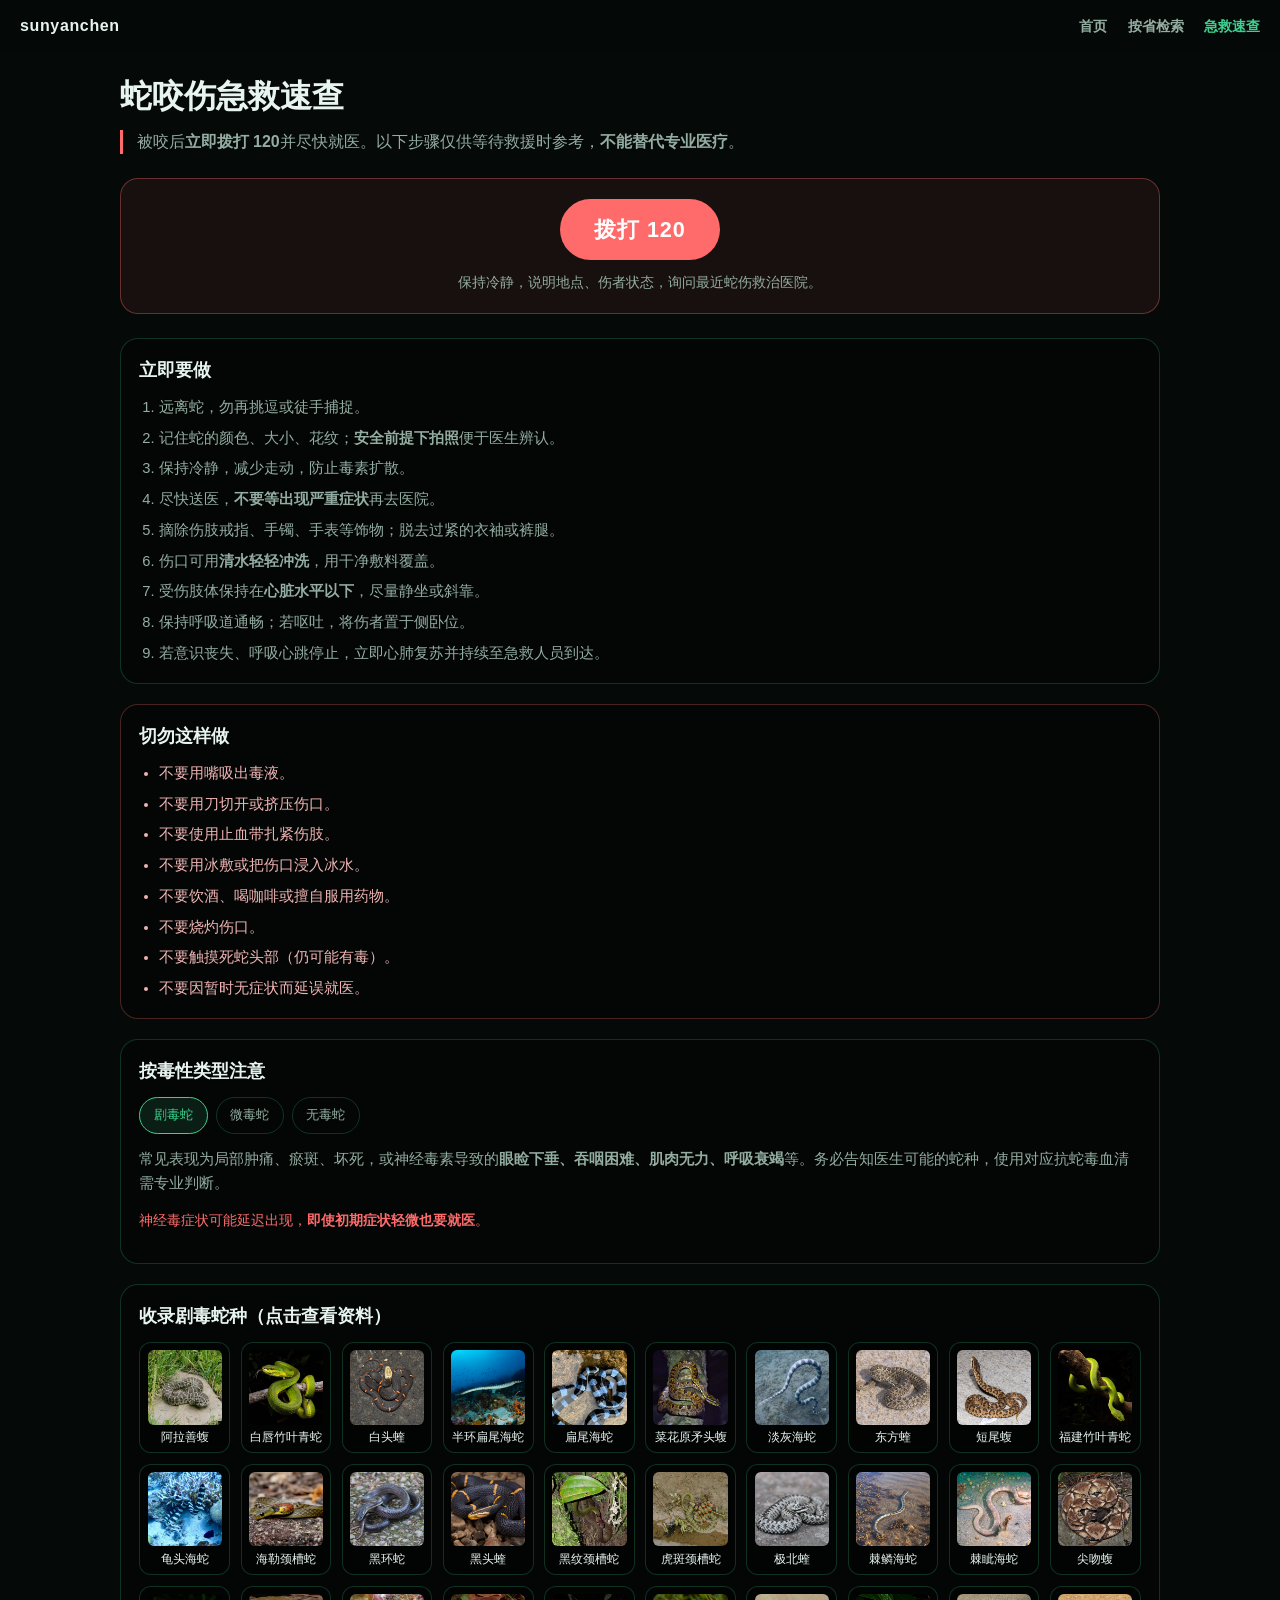
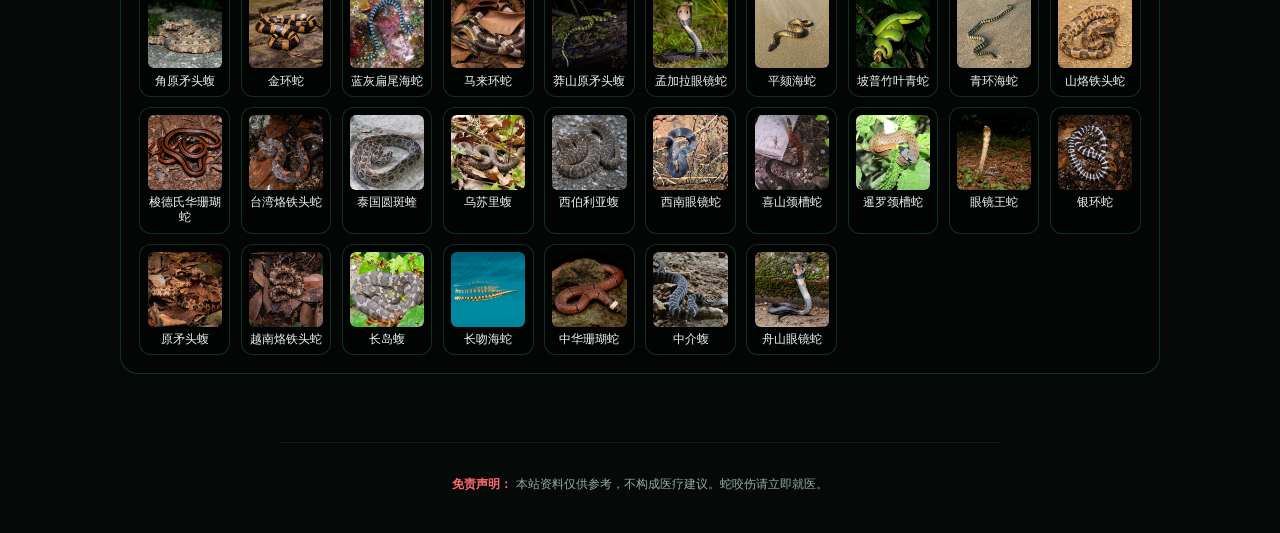
<file: first-aid.html>
<!DOCTYPE html>
<html lang="zh-CN">
  <head>
    <meta charset="UTF-8" />
    <meta name="viewport" content="width=device-width, initial-scale=1" />
    <meta name="description" content="蛇咬伤急救速查 · 中国境内蛇类资料速查" />
    <meta name="theme-color" content="#050908" />
    <link rel="manifest" href="manifest.json" />
    <title>急救速查 · 中国境内蛇类资料速查</title>
    <script src="assets/ios-boot.js"></script>
    <link rel="stylesheet" href="assets/site.css" />
  </head>
  <body>
    <header class="topbar">
      <a class="brand" href="index.html">sunyanchen</a>
      <nav class="nav" aria-label="主导航">
        <a href="index.html">首页</a>
        <a href="browse.html">按省检索</a>
        <a href="first-aid.html" aria-current="page">急救速查</a>
      </nav>
    </header>

    <main class="page page--aid">
      <div class="page__inner">
        <h1>蛇咬伤急救速查</h1>
        <p class="intro intro--risk">
          被咬后<strong>立即拨打 120</strong>并尽快就医。以下步骤仅供等待救援时参考，<strong>不能替代专业医疗</strong>。
        </p>

        <div class="aid-emergency">
          <a class="aid-call" href="tel:120">拨打 120</a>
          <p class="aid-call-hint">保持冷静，说明地点、伤者状态，询问最近蛇伤救治医院。</p>
        </div>

        <section class="aid-panel" aria-labelledby="aid-do-title">
          <h2 id="aid-do-title">立即要做</h2>
          <ol class="aid-steps aid-steps--do">
            <li>远离蛇，勿再挑逗或徒手捕捉。</li>
            <li>记住蛇的颜色、大小、花纹；<strong>安全前提下拍照</strong>便于医生辨认。</li>
            <li>保持冷静，减少走动，防止毒素扩散。</li>
            <li>尽快送医，<strong>不要等出现严重症状</strong>再去医院。</li>
            <li>摘除伤肢戒指、手镯、手表等饰物；脱去过紧的衣袖或裤腿。</li>
            <li>伤口可用<strong>清水轻轻冲洗</strong>，用干净敷料覆盖。</li>
            <li>受伤肢体保持在<strong>心脏水平以下</strong>，尽量静坐或斜靠。</li>
            <li>保持呼吸道通畅；若呕吐，将伤者置于侧卧位。</li>
            <li>若意识丧失、呼吸心跳停止，立即心肺复苏并持续至急救人员到达。</li>
          </ol>
        </section>

        <section class="aid-panel aid-panel--risk" aria-labelledby="aid-dont-title">
          <h2 id="aid-dont-title">切勿这样做</h2>
          <ul class="aid-steps aid-steps--dont">
            <li>不要用嘴吸出毒液。</li>
            <li>不要用刀切开或挤压伤口。</li>
            <li>不要使用止血带扎紧伤肢。</li>
            <li>不要用冰敷或把伤口浸入冰水。</li>
            <li>不要饮酒、喝咖啡或擅自服用药物。</li>
            <li>不要烧灼伤口。</li>
            <li>不要触摸死蛇头部（仍可能有毒）。</li>
            <li>不要因暂时无症状而延误就医。</li>
          </ul>
        </section>

        <section class="aid-panel" aria-labelledby="aid-type-title">
          <h2 id="aid-type-title">按毒性类型注意</h2>
          <div class="aid-tabs" role="tablist">
            <button type="button" class="aid-tab is-on" role="tab" aria-selected="true" data-aid-tab="deadly">剧毒蛇</button>
            <button type="button" class="aid-tab" role="tab" aria-selected="false" data-aid-tab="mild">微毒蛇</button>
            <button type="button" class="aid-tab" role="tab" aria-selected="false" data-aid-tab="harmless">无毒蛇</button>
          </div>
          <div class="aid-tab-panels">
            <div class="aid-tab-panel is-on" data-aid-panel="deadly" role="tabpanel">
              <p>常见表现为局部肿痛、瘀斑、坏死，或神经毒素导致的<strong>眼睑下垂、吞咽困难、肌肉无力、呼吸衰竭</strong>等。务必告知医生可能的蛇种，使用对应抗蛇毒血清需专业判断。</p>
              <p class="aid-note">神经毒症状可能延迟出现，<strong>即使初期症状轻微也要就医</strong>。</p>
            </div>
            <div class="aid-tab-panel" data-aid-panel="mild" role="tabpanel" hidden>
              <p>毒性较弱，但仍可能引起局部肿胀、疼痛、头晕恶心等。不要因「毒性不大」而忽视，应到医院评估并处理伤口，预防感染。</p>
            </div>
            <div class="aid-tab-panel" data-aid-panel="harmless" role="tabpanel" hidden>
              <p>一般无系统性毒素，但牙痕可能造成感染或过敏反应。清洗消毒伤口，观察 24 小时；若肿胀持续加重、发热或过敏症状，仍应就医。</p>
            </div>
          </div>
        </section>

        <section class="aid-panel" aria-labelledby="aid-deadly-list-title">
          <h2 id="aid-deadly-list-title">收录剧毒蛇种（点击查看资料）</h2>
          <div id="aid-deadly-grid" class="aid-species-grid" aria-live="polite"></div>
        </section>
      </div>
    </main>

    <p class="foot">
      <strong>免责声明：</strong>
      本站资料仅供参考，不构成医疗建议。蛇咬伤请立即就医。
    </p>

    <script src="data/snakes.data.js"></script>
    <script src="assets/snake-utils.js"></script>
    <script src="assets/first-aid-app.js" defer></script>
    <script src="assets/sw-register.js" defer></script>
  </body>
</html>
</file>
<file: assets/site.css>
/* CN-VIPER 单一样式表 · 重写版（离线优先：系统字体） */
:root {
  --bg: #050908;
  --panel: rgba(14, 24, 20, 0.88);
  --line: rgba(62, 207, 142, 0.22);
  --accent: #3ecf8e;
  --accent-dim: #2a8f5f;
  --text: #e8f4ef;
  --muted: #94ada2;
  --warn: #ff6b6b;
  --radius: 12px;
  --radius-lg: 18px;
  --font: "PingFang SC", "Hiragino Sans GB", "Microsoft YaHei", "Noto Sans SC", sans-serif;
  --font-display: "PingFang SC", "Hiragino Sans GB", "Microsoft YaHei", "Noto Sans SC", sans-serif;
}

*,
*::before,
*::after {
  box-sizing: border-box;
}

html {
  scroll-behavior: smooth;
}

body {
  margin: 0;
  min-height: 100vh;
  min-height: 100dvh;
  font-family: var(--font);
  background: var(--bg);
  color: var(--text);
  line-height: 1.55;
  -webkit-font-smoothing: antialiased;
}

/* iPhone Safari：避免 filter / content-visibility 导致白屏 */
.is-ios .hero__bg-img,
.is-ios .page__bg-img--browse {
  filter: none !important;
  transform: none !important;
}
.is-ios .hero h1 em {
  color: var(--accent);
  background: none;
  -webkit-background-clip: border-box;
  background-clip: border-box;
  -webkit-text-fill-color: currentColor;
}
.is-ios .card,
.is-ios .dist-chart {
  content-visibility: visible;
  contain: none;
}
.is-ios .page--browse {
  overflow-x: hidden;
}

a {
  color: var(--accent);
  text-decoration: none;
}
a:hover {
  text-decoration: underline;
}

/* —— 顶栏 —— */
.topbar {
  position: fixed;
  inset: 0 0 auto;
  z-index: 100;
  display: flex;
  align-items: center;
  justify-content: space-between;
  padding: 0.85rem 1.25rem;
  background: linear-gradient(
    to bottom,
    rgba(5, 9, 8, 0.94),
    rgba(5, 9, 8, 0)
  );
}
.brand {
  font-family: var(--font-display);
  font-weight: 800;
  letter-spacing: 0.04em;
  color: var(--text);
  text-decoration: none;
}
.brand:hover {
  color: var(--accent);
  text-decoration: none;
}
.nav a {
  margin-left: 1rem;
  font-weight: 600;
  font-size: 0.9rem;
  color: var(--muted);
  text-decoration: none;
}
.nav a:hover,
.nav a[aria-current="page"] {
  color: var(--accent);
}

/* —— 按钮与输入 —— */
.btn {
  display: inline-flex;
  align-items: center;
  justify-content: center;
  padding: 0.75rem 1.35rem;
  border-radius: 999px;
  font-weight: 700;
  font-size: 0.95rem;
  border: none;
  cursor: pointer;
  font-family: inherit;
}
.btn-primary {
  background: linear-gradient(135deg, var(--accent), var(--accent-dim));
  color: #031208;
}
.btn-primary:hover {
  filter: brightness(1.06);
}
.input {
  width: 100%;
  min-height: 48px;
  padding: 0.55rem 0.9rem;
  border-radius: var(--radius);
  border: 1px solid var(--line);
  background: rgba(0, 0, 0, 0.35);
  color: var(--text);
  font-size: 1rem;
  font-family: inherit;
}
.input:focus {
  outline: 2px solid var(--accent);
  outline-offset: 1px;
}
.input::placeholder {
  color: var(--muted);
}

/* —— 首页 Hero —— */
.hero {
  position: relative;
  min-height: 100vh;
  min-height: 100dvh;
  display: flex;
  flex-direction: column;
  align-items: center;
  justify-content: center;
  padding: 5.5rem 1.25rem 4.5rem;
  text-align: center;
  overflow: hidden;
  isolation: isolate;
}
.hero__bg {
  position: absolute;
  inset: 0;
  z-index: 0;
  overflow: hidden;
  pointer-events: none;
}
.hero__bg-img {
  position: absolute;
  inset: 0;
  z-index: 0;
  /* 本地 /image/zhuyeqing-hero.jpg — 横向生态图（Unsplash / David Clode） */
  background: url("../image/zhuyeqing-hero.jpg") center 48% / cover no-repeat;
  transform: translateZ(0);
  filter: saturate(1.06) contrast(1.05) brightness(0.94);
}
.hero__bg-shade {
  position: absolute;
  inset: 0;
  z-index: 1;
  background: radial-gradient(
      ellipse 85% 70% at 50% 42%,
      rgba(4, 10, 8, 0.15) 0%,
      rgba(4, 10, 8, 0.55) 45%,
      rgba(2, 5, 4, 0.88) 100%
    ),
    linear-gradient(
      180deg,
      rgba(5, 12, 10, 0.55) 0%,
      transparent 28%,
      transparent 55%,
      rgba(2, 5, 4, 0.9) 100%
    ),
    linear-gradient(
      100deg,
      rgba(62, 207, 142, 0.1) 0%,
      transparent 35%,
      rgba(0, 0, 0, 0.35) 100%
    );
}
.hero__bg::after {
  content: "";
  position: absolute;
  inset: 0;
  z-index: 2;
  box-shadow: inset 0 0 100px rgba(0, 0, 0, 0.45),
    inset 0 -80px 140px rgba(2, 5, 4, 0.75);
  pointer-events: none;
}
.hero__inner {
  position: relative;
  z-index: 3;
  max-width: 720px;
}
.hero h1 {
  font-family: var(--font-display);
  font-weight: 800;
  font-size: clamp(2rem, 5.5vw, 3.25rem);
  line-height: 1.1;
  margin: 0 0 0.75rem;
}
.hero h1 em {
  display: block;
  font-style: normal;
  background: linear-gradient(115deg, #fff, var(--accent) 50%, #9ee5c8);
  -webkit-background-clip: text;
  background-clip: text;
  color: transparent;
}
.hero .lead {
  color: var(--muted);
  font-size: clamp(0.95rem, 2.2vw, 1.1rem);
  margin: 0 0 1.75rem;
}
.hero .cta {
  display: inline-flex;
}
.stats {
  position: relative;
  z-index: 3;
  display: grid;
  grid-template-columns: repeat(3, 1fr);
  gap: 0.75rem;
  margin-top: 3rem;
  max-width: 720px;
  width: 100%;
}
.stat {
  padding: 0.85rem 0.5rem;
  border: 1px solid var(--line);
  border-radius: var(--radius);
  background: rgba(0, 0, 0, 0.35);
}
.stat b {
  display: block;
  font-family: var(--font-display);
  font-size: 1.35rem;
  color: var(--accent);
}
.stat--risk b {
  color: var(--warn);
}
.stat span {
  font-size: 0.7rem;
  color: var(--muted);
  text-transform: uppercase;
  letter-spacing: 0.06em;
}
.stat--risk span,
.stat--donate span {
  text-transform: none;
  letter-spacing: 0.02em;
}

.stat--donate {
  cursor: pointer;
  width: 100%;
  margin: 0;
  font: inherit;
  color: inherit;
  text-align: center;
  transition: border-color 0.15s ease, background 0.15s ease, box-shadow 0.15s ease;
}
.stat--donate span {
  text-transform: none;
  letter-spacing: 0.02em;
}
.stat--donate:hover,
.stat--donate:focus-visible {
  border-color: var(--accent);
  background: rgba(62, 207, 142, 0.1);
  box-shadow: 0 0 0 1px rgba(62, 207, 142, 0.25);
  outline: none;
}

/* —— 打赏弹窗 —— */
.modal[hidden] {
  display: none !important;
}
.modal {
  position: fixed;
  inset: 0;
  z-index: 300;
  display: flex;
  align-items: center;
  justify-content: center;
  padding: 1.25rem;
}
.modal__backdrop {
  position: absolute;
  inset: 0;
  border: none;
  padding: 0;
  margin: 0;
  cursor: pointer;
  background: rgba(0, 0, 0, 0.72);
}
.modal__panel {
  position: relative;
  z-index: 1;
  max-width: 380px;
  width: 100%;
  padding: 1.35rem 1.25rem 1.5rem;
  border-radius: var(--radius-lg);
  border: 1px solid var(--line);
  background: var(--panel);
  box-shadow: 0 24px 80px rgba(0, 0, 0, 0.55);
}
.modal__close {
  position: absolute;
  top: 0.5rem;
  right: 0.55rem;
  width: 2.25rem;
  height: 2.25rem;
  border: none;
  border-radius: var(--radius);
  background: rgba(255, 255, 255, 0.06);
  color: var(--text);
  font-size: 1.5rem;
  line-height: 1;
  cursor: pointer;
}
.modal__close:hover {
  background: rgba(255, 255, 255, 0.12);
}
.modal__title {
  margin: 0 2rem 0.75rem 0;
  font-family: var(--font-display);
  font-size: 1.25rem;
  font-weight: 800;
}
.modal__hint,
.modal__note {
  margin: 0 0 0.85rem;
  font-size: 0.78rem;
  color: var(--muted);
  line-height: 1.5;
}
.modal__note {
  margin-bottom: 0;
  margin-top: 0.75rem;
}
.modal__qr {
  display: block;
  width: 220px;
  height: 220px;
  max-width: 100%;
  margin: 0 auto;
  border-radius: var(--radius);
  border: 1px solid rgba(255, 255, 255, 0.12);
  background: #fff;
  object-fit: contain;
}

/* —— 检索页 —— */
.page--browse {
  position: relative;
  min-height: 100vh;
  min-height: 100dvh;
  margin: 0;
  padding: 0;
  max-width: none;
  overflow-x: hidden;
}
.page--browse .page__bg {
  position: absolute;
  inset: 0;
  z-index: 0;
  overflow: hidden;
  pointer-events: none;
}
.page__bg-img--browse {
  position: absolute;
  inset: 0;
  background: url("../image/zhuyeqing-hero.jpg") center 52% / cover no-repeat;
  opacity: 0.52;
  filter: saturate(1.12) contrast(1.06) brightness(0.96);
  transform: scale(1.03);
}
.page__bg-shade--browse {
  position: absolute;
  inset: 0;
  background: radial-gradient(
      ellipse 100% 65% at 50% 0%,
      rgba(62, 207, 142, 0.12) 0%,
      transparent 48%
    ),
    linear-gradient(
      180deg,
      rgba(5, 9, 8, 0.72) 0%,
      rgba(5, 9, 8, 0.58) 42%,
      rgba(5, 9, 8, 0.78) 100%
    );
}
.page__inner {
  position: relative;
  z-index: 1;
  max-width: 1080px;
  margin: 0 auto;
  padding: 5rem 1.25rem 3rem;
}

.page h1 {
  font-family: var(--font-display);
  font-size: clamp(1.6rem, 4vw, 2rem);
  margin: 0 0 0.5rem;
}
.page .intro {
  color: var(--muted);
  margin: 0 0 1.5rem;
  max-width: 640px;
}

.toolbar {
  display: grid;
  gap: 0.85rem;
  margin-bottom: 1rem;
}
@media (min-width: 720px) {
  .toolbar {
    grid-template-columns: 1fr 1fr auto;
    align-items: end;
  }
}
.toolbar label {
  display: block;
  font-size: 0.78rem;
  font-weight: 600;
  color: var(--muted);
  margin-bottom: 0.35rem;
}
.toolbar .btn {
  min-height: 48px;
  padding-left: 1.5rem;
  padding-right: 1.5rem;
}

.hint-row {
  font-size: 0.78rem;
  color: var(--muted);
  margin: 0 0 1rem;
  line-height: 1.45;
}
.hint-row strong {
  color: var(--accent);
}

.status {
  font-size: 0.85rem;
  color: var(--muted);
  margin-bottom: 0.75rem;
  min-height: 1.4em;
}
.status strong {
  color: var(--accent);
}

/* —— 卡片列表 —— */
.cards {
  display: flex;
  flex-direction: column;
  gap: 1.25rem;
}
.card {
  border-radius: var(--radius-lg);
  border: 1px solid var(--line);
  background: var(--panel);
  backdrop-filter: blur(12px);
  overflow: hidden;
  content-visibility: auto;
  contain-intrinsic-size: auto 480px;
  contain: layout style paint;
}
@media (max-width: 768px) {
  .card {
    backdrop-filter: none;
    background: rgba(14, 24, 20, 0.97);
  }
}
.card__top {
  display: grid;
  gap: 1rem;
  padding: 1.1rem;
  border-bottom: 1px solid var(--line);
}
@media (min-width: 720px) {
  .card__top {
    grid-template-columns: 150px 1fr;
    align-items: start;
  }
}
.card__photo {
  border-radius: var(--radius);
  overflow: hidden;
  aspect-ratio: 4/3;
  background: #0a1210;
  border: 1px solid var(--line);
}
.card__photo img {
  width: 100%;
  height: 100%;
  object-fit: cover;
  display: block;
}
.card__title h2 {
  font-family: var(--font-display);
  font-size: 1.25rem;
  margin: 0 0 0.2rem;
}
.card__title .sci {
  margin: 0 0 0.35rem;
  font-size: 0.85rem;
  color: var(--muted);
  font-style: italic;
}
.card__title .en {
  margin: 0 0 0.5rem;
  font-size: 0.78rem;
  color: var(--muted);
}
.card__title .meta-line {
  display: flex;
  flex-wrap: wrap;
  gap: 0.35rem;
  margin: 0 0 0.55rem;
}
.card__title .meta-line span {
  font-size: 0.68rem;
  padding: 0.12rem 0.45rem;
  border-radius: 6px;
  background: rgba(255, 107, 107, 0.12);
  color: var(--warn);
  border: 1px solid rgba(255, 107, 107, 0.28);
}
.tags {
  display: flex;
  flex-wrap: wrap;
  gap: 0.35rem;
}
.tags span {
  font-size: 0.68rem;
  padding: 0.15rem 0.45rem;
  border-radius: 6px;
  background: rgba(62, 207, 142, 0.12);
  color: var(--accent);
  border: 1px solid rgba(62, 207, 142, 0.25);
}

.thumbs {
  display: flex;
  gap: 0.4rem;
  padding: 0.6rem 1.1rem 0;
  overflow-x: auto;
}
.thumbs button {
  flex: 0 0 64px;
  height: 48px;
  padding: 0;
  border: 2px solid transparent;
  border-radius: 8px;
  overflow: hidden;
  cursor: pointer;
  opacity: 0.75;
  background: none;
}
.thumbs button.is-on,
.thumbs button:hover {
  opacity: 1;
  border-color: var(--accent);
}
.thumbs img {
  width: 100%;
  height: 100%;
  object-fit: cover;
}

/* 检索页：桌面悬停缩略图 → 放大预览 */
.browse-hover-zoom {
  position: fixed;
  z-index: 200;
  left: 0;
  top: 0;
  width: min(400px, 90vw);
  max-height: min(300px, 46vh);
  border-radius: var(--radius);
  overflow: hidden;
  box-shadow: 0 18px 50px rgba(0, 0, 0, 0.55);
  border: 1px solid var(--line);
  background: #0a1210;
  opacity: 0;
  visibility: hidden;
  transition: opacity 0.14s ease, visibility 0.14s;
}
.browse-hover-zoom.is-on {
  opacity: 1;
  visibility: visible;
}
.browse-hover-zoom img {
  display: block;
  width: 100%;
  height: auto;
  max-height: min(300px, 46vh);
  object-fit: contain;
}

/* 检索页：手机点击缩略图 → 全屏灯箱 */
.browse-lightbox {
  position: fixed;
  inset: 0;
  z-index: 300;
}
.browse-lightbox__backdrop {
  position: absolute;
  inset: 0;
  margin: 0;
  padding: 0;
  border: none;
  background: rgba(5, 9, 8, 0.9);
  cursor: pointer;
}
.browse-lightbox__panel {
  position: absolute;
  left: 50%;
  top: 50%;
  transform: translate(-50%, -50%);
  z-index: 1;
  max-width: 94vw;
  max-height: 90vh;
}
.browse-lightbox__img {
  display: block;
  max-width: 94vw;
  max-height: 82vh;
  width: auto;
  height: auto;
  object-fit: contain;
  border-radius: var(--radius);
  border: 1px solid var(--line);
  box-shadow: 0 24px 64px rgba(0, 0, 0, 0.5);
}
.browse-lightbox__close {
  position: absolute;
  top: 0.4rem;
  right: 0.4rem;
  z-index: 2;
  width: 2.75rem;
  height: 2.75rem;
  border-radius: 50%;
  border: 1px solid var(--line);
  background: rgba(14, 24, 20, 0.95);
  color: var(--text);
  font-size: 1.65rem;
  line-height: 1;
  cursor: pointer;
  display: flex;
  align-items: center;
  justify-content: center;
  padding: 0;
  font-family: inherit;
}
.browse-lightbox__close:hover {
  color: var(--accent);
}

.card__body {
  padding: 1rem 1.1rem 1.15rem;
  display: grid;
  gap: 0.85rem;
}
@media (min-width: 880px) {
  .card__body {
    grid-template-columns: 1fr 1fr;
  }
}
.block {
  padding: 0.85rem 0.95rem;
  border-radius: var(--radius);
  background: rgba(0, 0, 0, 0.28);
  border: 1px solid rgba(255, 255, 255, 0.05);
}
.block h3 {
  margin: 0 0 0.45rem;
  font-size: 0.72rem;
  font-weight: 800;
  letter-spacing: 0.08em;
  text-transform: uppercase;
  color: var(--accent);
}
.block--risk h3 {
  color: var(--warn);
}
.block p {
  margin: 0;
  font-size: 0.9rem;
  color: var(--muted);
}
.block--dist {
  grid-column: 1 / -1;
}
.dist-chart {
  width: 100%;
  max-width: 480px;
  height: 260px;
  margin-top: 0.65rem;
  border-radius: var(--radius);
  border: 1px solid var(--line);
  background: #0a1210;
  overflow: hidden;
  content-visibility: auto;
  contain: layout paint;
}
.dist-chart--empty {
  display: flex;
  align-items: center;
  justify-content: center;
  font-size: 0.82rem;
  color: var(--muted);
  height: 120px;
}
@media (min-width: 720px) {
  .dist-chart {
    height: 280px;
  }
}
.aid-list {
  margin: 0;
  padding-left: 1.15rem;
  font-size: 0.88rem;
  color: var(--muted);
  line-height: 1.55;
}
.aid-list li + li {
  margin-top: 0.35rem;
}
.block--list {
  grid-column: 1 / -1;
}

.empty {
  text-align: center;
  padding: 2.5rem 1rem;
  border: 1px dashed var(--line);
  border-radius: var(--radius-lg);
  color: var(--muted);
}
.empty b {
  display: block;
  color: var(--text);
  margin-bottom: 0.35rem;
}

.foot {
  position: relative;
  z-index: 5;
  font-size: 0.75rem;
  color: var(--muted);
  text-align: center;
  padding: 2rem 1rem 2.5rem;
  max-width: 720px;
  margin: 0 auto;
  background: var(--bg);
  border-top: 1px solid rgba(62, 207, 142, 0.12);
}
.foot strong {
  color: var(--warn);
}
.foot__link {
  display: inline-block;
  margin-left: 0.35rem;
  color: var(--accent);
  text-decoration: none;
}
.foot__link:hover {
  text-decoration: underline;
}

/* —— 物种详情页 —— */
.page--species .page__inner,
.page--aid .page__inner {
  padding-top: 4.5rem;
}
.crumb {
  display: flex;
  flex-wrap: wrap;
  align-items: center;
  gap: 0.35rem;
  font-size: 0.8rem;
  color: var(--muted);
  margin-bottom: 1.25rem;
}
.crumb a {
  color: var(--accent);
  text-decoration: none;
}
.crumb a:hover {
  text-decoration: underline;
}
.species-card {
  border-radius: var(--radius-lg);
  border: 1px solid var(--line);
  background: var(--panel);
  overflow: hidden;
}
.species-head {
  display: grid;
  gap: 1.25rem;
  padding: 1.25rem;
  border-bottom: 1px solid var(--line);
}
@media (min-width: 720px) {
  .species-head {
    grid-template-columns: minmax(200px, 280px) 1fr;
    align-items: start;
  }
}
.species-photo {
  border-radius: var(--radius);
  overflow: hidden;
  aspect-ratio: 4/3;
  background: #0a1210;
  border: 1px solid var(--line);
  cursor: zoom-in;
}
.species-photo img {
  width: 100%;
  height: 100%;
  object-fit: cover;
  display: block;
}
.species-intro h1 {
  font-family: var(--font-display);
  font-size: clamp(1.5rem, 4vw, 2rem);
  margin: 0 0 0.25rem;
}
.species-actions {
  margin: 1rem 0 0;
}
.species-thumbs {
  display: flex;
  gap: 0.4rem;
  padding: 0.75rem 1.25rem 0;
  overflow-x: auto;
}
.species-body {
  padding: 1rem 1.25rem 1.35rem;
  display: grid;
  gap: 0.85rem;
}
@media (min-width: 880px) {
  .species-body {
    grid-template-columns: 1fr 1fr;
  }
}
.card__link {
  color: inherit;
  text-decoration: none;
}
.card__link:hover {
  color: var(--accent);
}

/* —— 急救速查 —— */
.page--aid .intro--risk {
  border-left: 3px solid var(--warn);
  padding-left: 0.85rem;
}
.aid-emergency {
  margin: 1.5rem 0;
  padding: 1.25rem;
  border-radius: var(--radius-lg);
  border: 1px solid rgba(255, 107, 107, 0.35);
  background: rgba(255, 107, 107, 0.08);
  text-align: center;
}
.aid-call {
  display: inline-flex;
  align-items: center;
  justify-content: center;
  min-width: 10rem;
  padding: 0.85rem 1.75rem;
  border-radius: 999px;
  background: var(--warn);
  color: #fff;
  font-family: var(--font-display);
  font-size: 1.35rem;
  font-weight: 800;
  text-decoration: none;
  letter-spacing: 0.04em;
}
.aid-call:hover {
  filter: brightness(1.08);
}
.aid-call-hint {
  margin: 0.75rem 0 0;
  font-size: 0.85rem;
  color: var(--muted);
}
.aid-panel {
  margin-bottom: 1.25rem;
  padding: 1.1rem 1.15rem;
  border-radius: var(--radius-lg);
  border: 1px solid var(--line);
  background: rgba(0, 0, 0, 0.28);
}
.aid-panel--risk {
  border-color: rgba(255, 107, 107, 0.28);
}
.aid-panel h2 {
  font-family: var(--font-display);
  font-size: 1.1rem;
  margin: 0 0 0.75rem;
}
.aid-steps {
  margin: 0;
  padding-left: 1.2rem;
  line-height: 1.6;
  color: var(--muted);
  font-size: 0.92rem;
}
.aid-steps li + li {
  margin-top: 0.45rem;
}
.aid-steps--dont {
  list-style: disc;
  color: #f0b4b4;
}
.aid-tabs {
  display: flex;
  flex-wrap: wrap;
  gap: 0.5rem;
  margin-bottom: 0.85rem;
}
.aid-tab {
  padding: 0.45rem 0.85rem;
  border-radius: 999px;
  border: 1px solid var(--line);
  background: transparent;
  color: var(--muted);
  font: inherit;
  font-size: 0.82rem;
  cursor: pointer;
}
.aid-tab.is-on {
  border-color: var(--accent);
  color: var(--accent);
  background: rgba(62, 207, 142, 0.12);
}
.aid-tab-panel {
  font-size: 0.92rem;
  color: var(--muted);
  line-height: 1.6;
}
.aid-tab-panel.is-on {
  display: block;
}
.aid-note {
  margin-top: 0.65rem;
  color: var(--warn);
  font-size: 0.85rem;
}
.aid-species-grid {
  display: grid;
  grid-template-columns: repeat(auto-fill, minmax(88px, 1fr));
  gap: 0.65rem;
}
.aid-species {
  display: flex;
  flex-direction: column;
  gap: 0.35rem;
  padding: 0.45rem;
  border-radius: var(--radius);
  border: 1px solid var(--line);
  background: rgba(0, 0, 0, 0.25);
  text-decoration: none;
  color: var(--text);
  font-size: 0.72rem;
  text-align: center;
  line-height: 1.3;
}
.aid-species:hover {
  border-color: var(--accent);
}
.aid-species img {
  width: 100%;
  aspect-ratio: 1;
  object-fit: cover;
  border-radius: 6px;
  display: block;
}
.aid-species__ph {
  display: flex;
  align-items: center;
  justify-content: center;
  aspect-ratio: 1;
  border-radius: 6px;
  background: #0a1210;
  color: var(--muted);
  font-size: 0.65rem;
}

.hero__actions {
  display: flex;
  flex-wrap: wrap;
  gap: 0.65rem;
  justify-content: center;
}
.hero__offline {
  margin: 1rem 0 0;
  font-size: 0.78rem;
  color: var(--muted);
}

@media (max-width: 640px) {
  .stats {
    grid-template-columns: 1fr;
  }
}

code {
  font-size: 0.85em;
  background: rgba(0, 0, 0, 0.35);
  padding: 0.1em 0.35em;
  border-radius: 4px;
}
</file>
